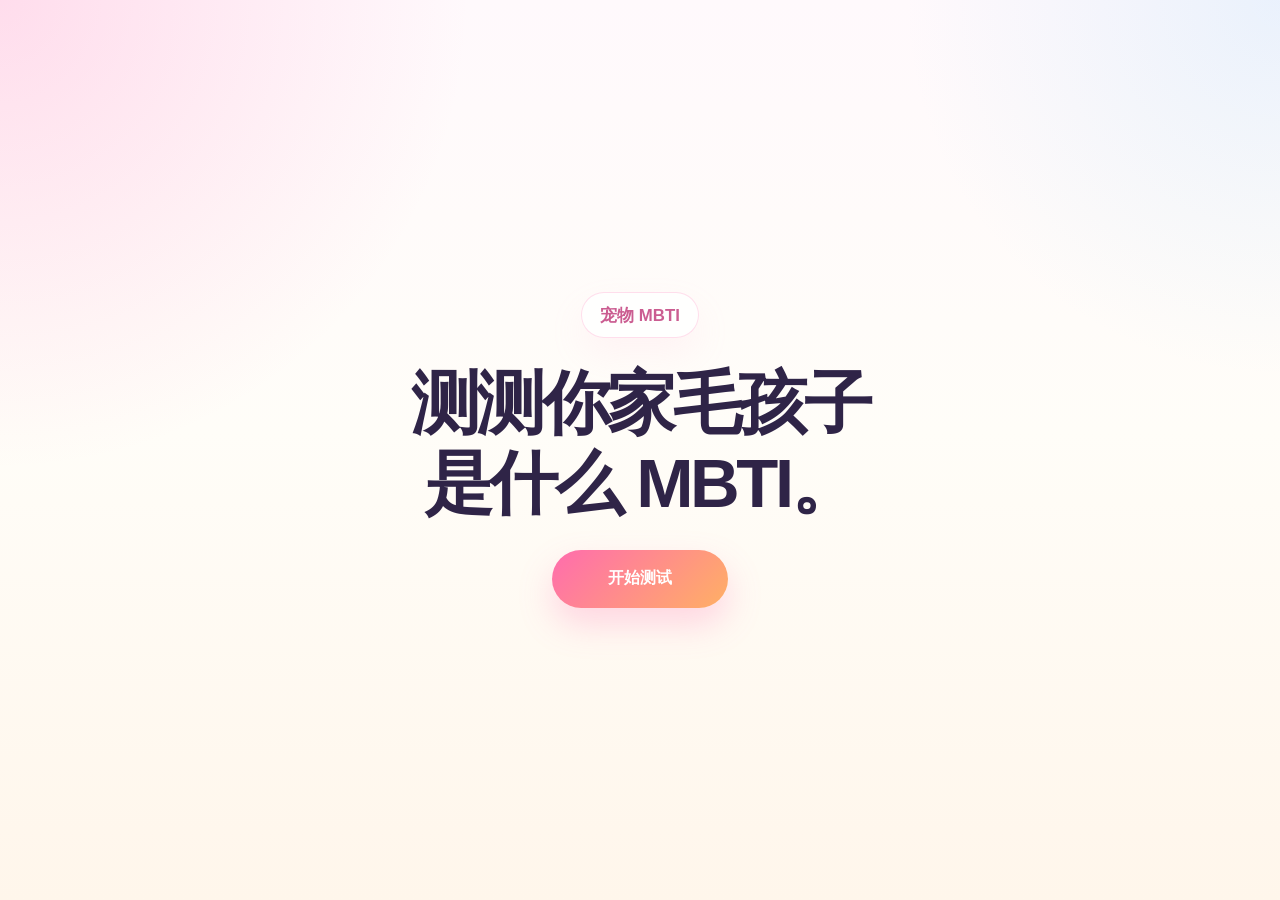
<file: index.html>
<!DOCTYPE html>
<html lang="zh-CN">
  <head>
    <meta charset="UTF-8" />
    <meta name="viewport" content="width=device-width, initial-scale=1.0" />
    <title>宠物 MBTI | 在线测试你家毛孩子的人格类型</title>
    <meta
      name="description"
      content="上传毛孩子照片并完成宠物 MBTI 测试，获得宠物人格结果、海报风结果页和主人陪伴建议。"
    />
    <link rel="stylesheet" href="./assets/css/styles.css" />
  </head>
  <body data-page="home">
    <div class="page-shell">
      <main>
        <section class="hero hero-form">
          <div class="container narrow hero-form-wrap">
            <div class="quiz-shell" id="quiz-app" data-quiz-root>
              <section class="landing-cover" data-landing-cover>
                <span class="landing-eyebrow">宠物 MBTI</span>
                <h1 class="landing-title">测测你家毛孩子是什么 MBTI。</h1>
                <button class="button button-primary button-large landing-button" type="button" data-start-quiz>
                  开始测试
                </button>
              </section>

              <form class="wizard-card panel-card is-visible" data-quiz-form novalidate hidden>
                <div class="intro-heading">
                  <span class="eyebrow">宠物 MBTI</span>
                  <h1>先填毛孩子信息，再开始测试。</h1>
                  <p class="hero-text">照片可以不上传，直接填写名字和类型后继续答题。</p>
                </div>

                <div class="upload-stack" data-basic-media>
                  <label class="upload-label" for="pet-photo-input">选择毛孩子照片（可选）</label>
                  <input
                    class="sr-only"
                    id="pet-photo-input"
                    type="file"
                    accept="image/*"
                    data-pet-photo-input
                  />
                  <label class="upload-dropzone" for="pet-photo-input">
                    <div class="upload-empty" data-photo-empty>
                      <span class="upload-cta">选择照片</span>
                      <small>不上传也可以直接进行测试</small>
                    </div>
                    <div class="upload-filled" data-photo-preview hidden>
                      <img class="upload-preview-image" data-photo-preview-image alt="已上传的毛孩子照片预览" />
                      <div class="upload-filled-copy">
                        <strong>已上传照片</strong>
                        <p class="upload-preview-name" data-photo-preview-name></p>
                        <small>点击重新选择</small>
                      </div>
                    </div>
                  </label>
                </div>

                <div class="wizard-progress">
                  <div class="wizard-progress-top">
                    <p class="step-kicker" data-step-kicker>准备信息</p>
                    <p class="step-count" data-step-count>第 1 / 13 步</p>
                  </div>
                  <div class="progress-track" aria-hidden="true">
                    <div class="progress-fill" data-progress-fill></div>
                  </div>
                </div>

                <div class="wizard-content" data-step-content></div>

                <div class="wizard-actions">
                  <button class="button button-ghost" type="button" data-prev-step>上一题</button>
                  <button class="button button-primary" type="submit" data-next-step>开始答题</button>
                </div>
              </form>

              <section class="result-panel panel-card" data-result-panel hidden>
                <span class="eyebrow">测试结果</span>
                <div data-result-content></div>
                <div class="result-actions">
                  <button class="button button-primary" type="button" data-restart-quiz>
                    重新测试
                  </button>
                </div>
              </section>
            </div>
          </div>
        </section>
      </main>
    </div>

    <script src="./assets/js/site.js"></script>
    <script type="module" src="./assets/js/quiz.js"></script>
  </body>
</html>
</file>
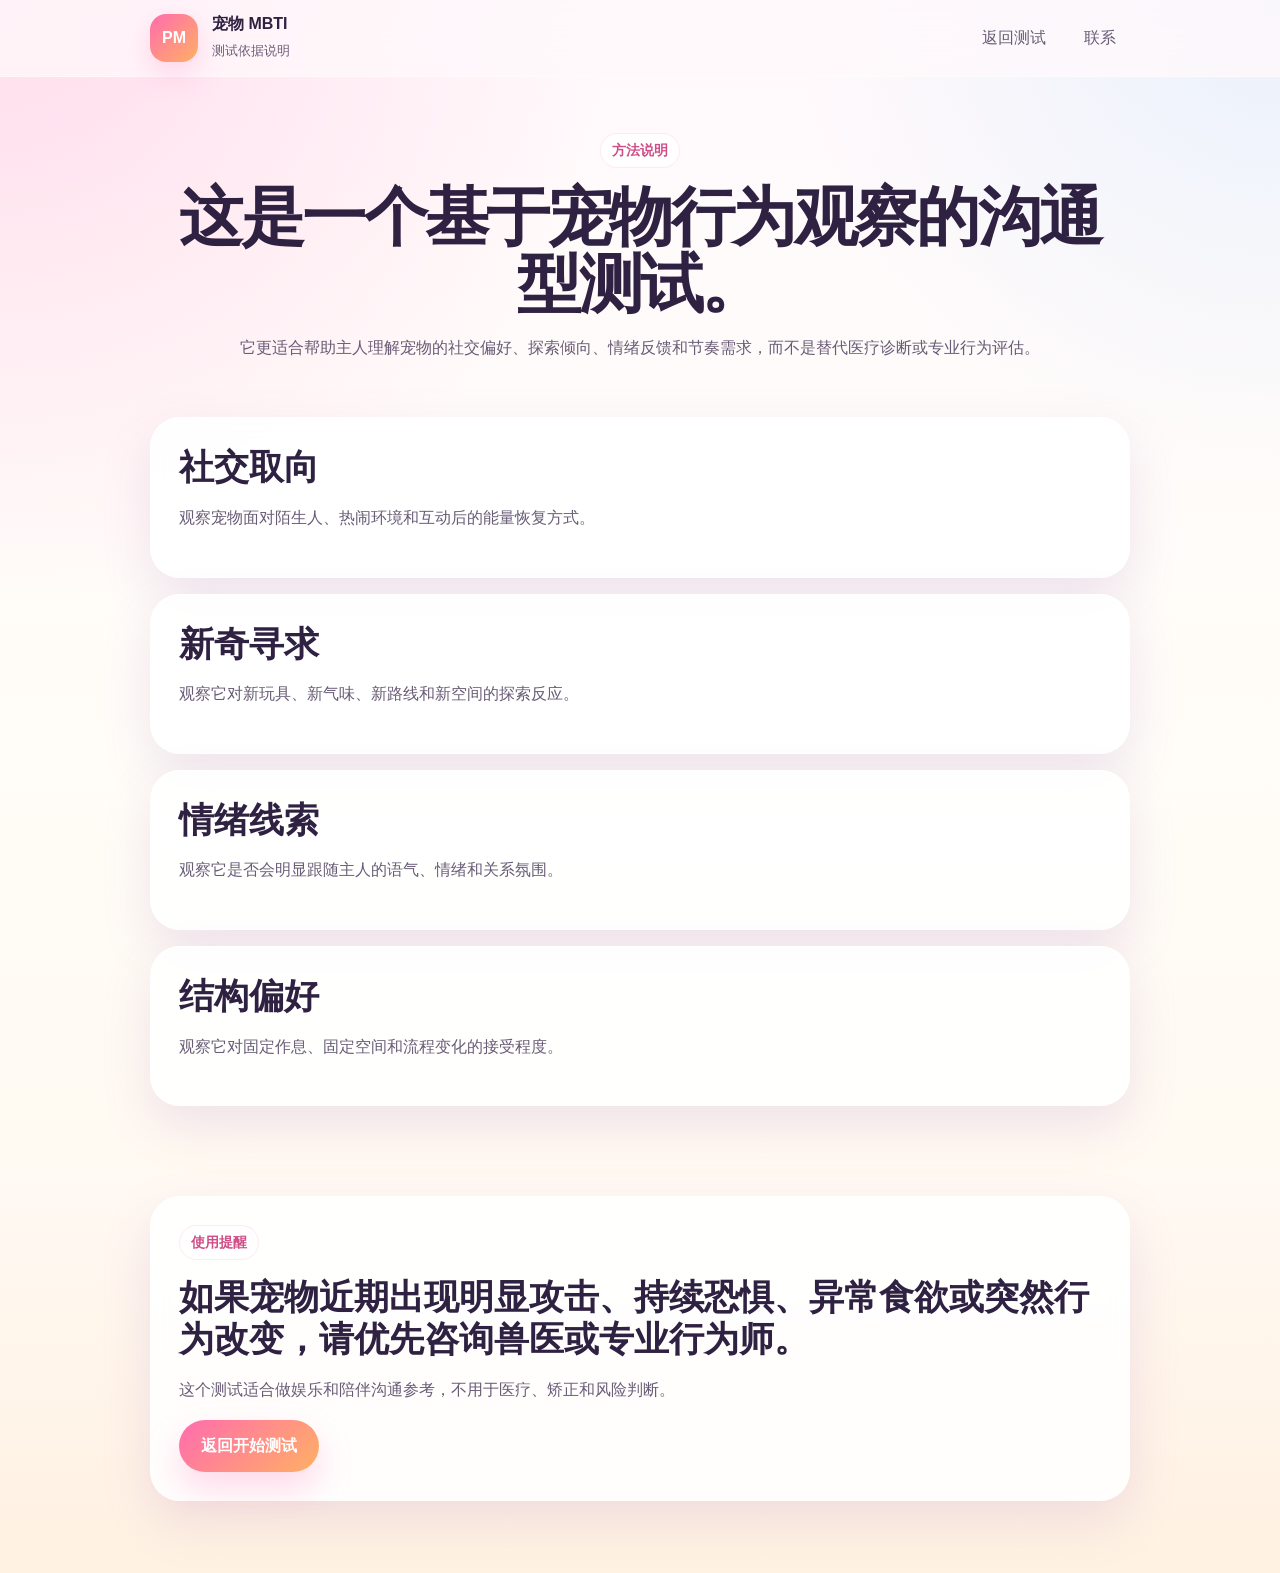
<file: about.html>
<!DOCTYPE html>
<html lang="zh-CN">
  <head>
    <meta charset="UTF-8" />
    <meta name="viewport" content="width=device-width, initial-scale=1.0" />
    <title>测试依据 | 宠物 MBTI</title>
    <meta
      name="description"
      content="查看宠物 MBTI 测试的行为观察依据、适用范围和使用提醒。"
    />
    <link rel="stylesheet" href="./assets/css/styles.css" />
  </head>
  <body data-page="about">
    <div class="page-shell">
      <header class="site-header compact-header">
        <div class="container nav-wrap">
          <a class="brand" href="./index.html">
            <span class="brand-badge">PM</span>
            <span class="brand-text">
              <strong>宠物 MBTI</strong>
              <small>测试依据说明</small>
            </span>
          </a>
          <nav class="micro-nav" aria-label="辅助导航">
            <a href="./index.html">返回测试</a>
            <a href="./contact.html">联系</a>
          </nav>
        </div>
      </header>

      <main>
        <section class="hero hero-inner compact-inner">
          <div class="container narrow">
            <span class="eyebrow">方法说明</span>
            <h1>这是一个基于宠物行为观察的沟通型测试。</h1>
            <p class="hero-text">
              它更适合帮助主人理解宠物的社交偏好、探索倾向、情绪反馈和节奏需求，而不是替代医疗诊断或专业行为评估。
            </p>
          </div>
        </section>

        <section class="section section-tight">
          <div class="container mini-info-grid single-column">
            <article class="mini-info-card">
              <h3>社交取向</h3>
              <p>观察宠物面对陌生人、热闹环境和互动后的能量恢复方式。</p>
            </article>
            <article class="mini-info-card">
              <h3>新奇寻求</h3>
              <p>观察它对新玩具、新气味、新路线和新空间的探索反应。</p>
            </article>
            <article class="mini-info-card">
              <h3>情绪线索</h3>
              <p>观察它是否会明显跟随主人的语气、情绪和关系氛围。</p>
            </article>
            <article class="mini-info-card">
              <h3>结构偏好</h3>
              <p>观察它对固定作息、固定空间和流程变化的接受程度。</p>
            </article>
          </div>
        </section>

        <section class="section section-soft section-mini">
          <div class="container mini-info-grid single-column">
            <article class="mini-info-card">
              <span class="eyebrow">使用提醒</span>
              <h3>如果宠物近期出现明显攻击、持续恐惧、异常食欲或突然行为改变，请优先咨询兽医或专业行为师。</h3>
              <p>
                这个测试适合做娱乐和陪伴沟通参考，不用于医疗、矫正和风险判断。
              </p>
              <a class="button button-primary" href="./index.html#quiz-app">返回开始测试</a>
            </article>
          </div>
        </section>
      </main>
    </div>
  </body>
</html>
</file>
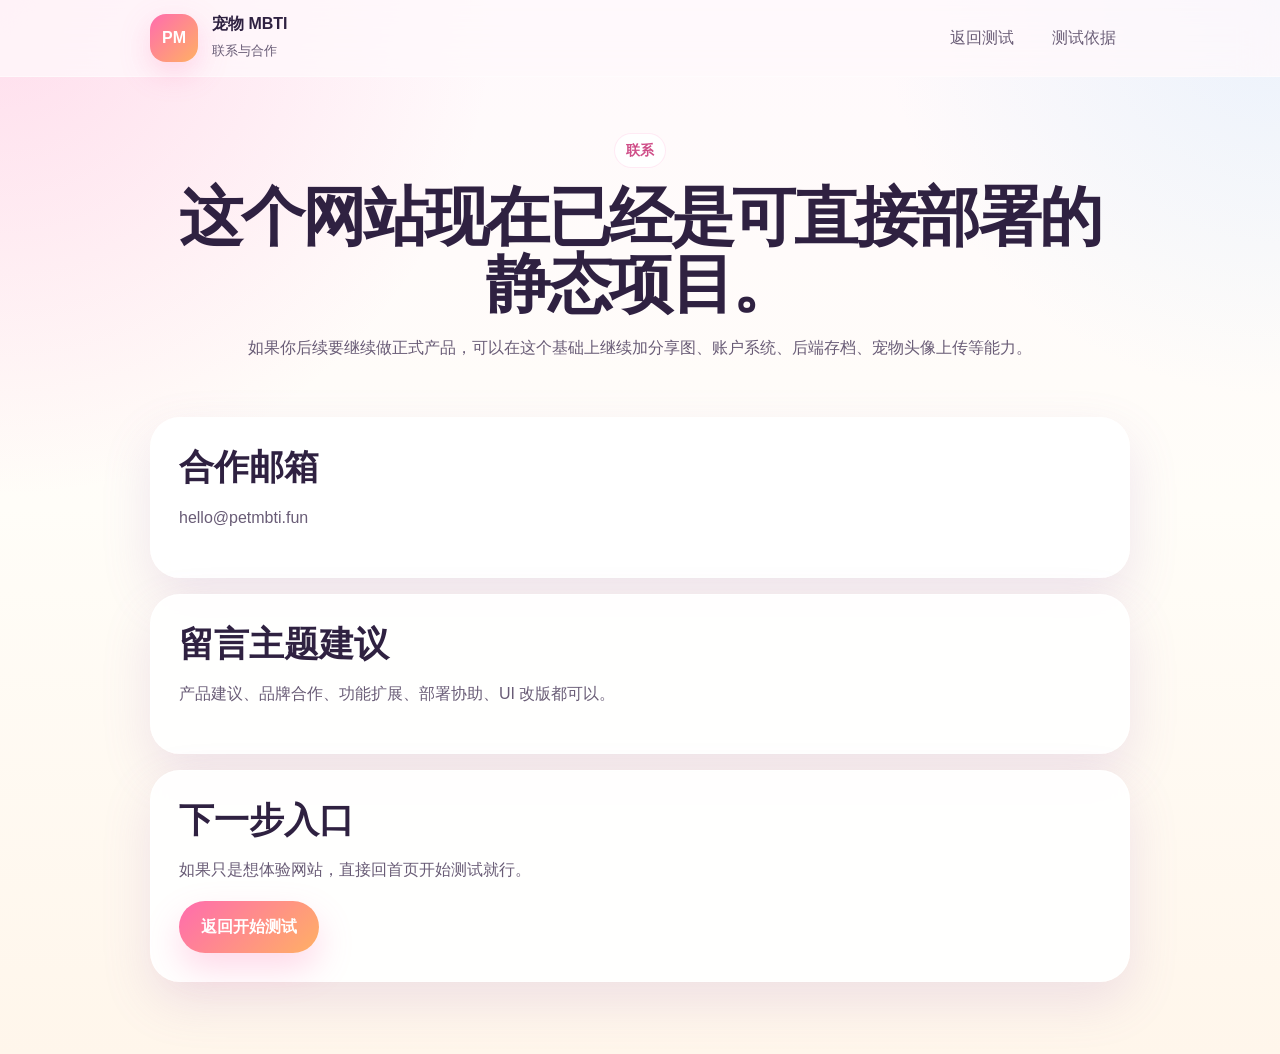
<file: contact.html>
<!DOCTYPE html>
<html lang="zh-CN">
  <head>
    <meta charset="UTF-8" />
    <meta name="viewport" content="width=device-width, initial-scale=1.0" />
    <title>联系 | 宠物 MBTI</title>
    <meta
      name="description"
      content="联系宠物 MBTI 项目，提交建议、合作咨询或产品化需求。"
    />
    <link rel="stylesheet" href="./assets/css/styles.css" />
  </head>
  <body data-page="contact">
    <div class="page-shell">
      <header class="site-header compact-header">
        <div class="container nav-wrap">
          <a class="brand" href="./index.html">
            <span class="brand-badge">PM</span>
            <span class="brand-text">
              <strong>宠物 MBTI</strong>
              <small>联系与合作</small>
            </span>
          </a>
          <nav class="micro-nav" aria-label="辅助导航">
            <a href="./index.html">返回测试</a>
            <a href="./about.html">测试依据</a>
          </nav>
        </div>
      </header>

      <main>
        <section class="hero hero-inner compact-inner">
          <div class="container narrow">
            <span class="eyebrow">联系</span>
            <h1>这个网站现在已经是可直接部署的静态项目。</h1>
            <p class="hero-text">
              如果你后续要继续做正式产品，可以在这个基础上继续加分享图、账户系统、后端存档、宠物头像上传等能力。
            </p>
          </div>
        </section>

        <section class="section section-tight">
          <div class="container mini-info-grid single-column">
            <article class="mini-info-card">
              <h3>合作邮箱</h3>
              <p>hello@petmbti.fun</p>
            </article>
            <article class="mini-info-card">
              <h3>留言主题建议</h3>
              <p>产品建议、品牌合作、功能扩展、部署协助、UI 改版都可以。</p>
            </article>
            <article class="mini-info-card">
              <h3>下一步入口</h3>
              <p>如果只是想体验网站，直接回首页开始测试就行。</p>
              <a class="button button-primary" href="./index.html#quiz-app">返回开始测试</a>
            </article>
          </div>
        </section>
      </main>
    </div>
  </body>
</html>
</file>
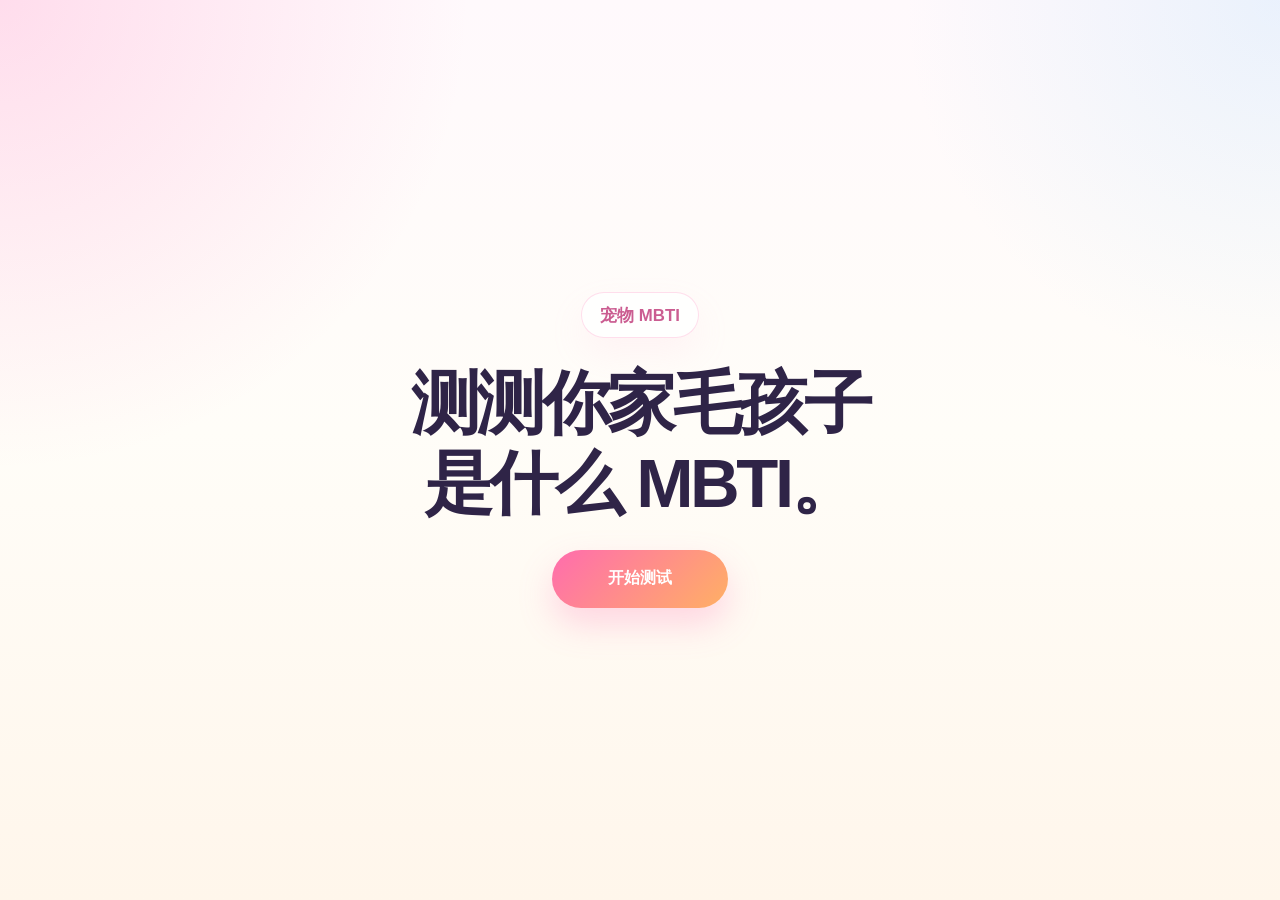
<file: quiz.html>
<!DOCTYPE html>
<html lang="zh-CN">
  <head>
    <meta charset="UTF-8" />
    <meta http-equiv="refresh" content="0; url=./index.html#quiz-app" />
    <meta name="viewport" content="width=device-width, initial-scale=1.0" />
    <title>跳转中 | 宠物 MBTI</title>
    <link rel="canonical" href="./index.html#quiz-app" />
    <link rel="stylesheet" href="./assets/css/styles.css" />
  </head>
  <body>
    <main class="redirect-page">
      <div class="panel-card redirect-card">
        <span class="eyebrow">正在跳转</span>
        <h1>测试入口已经合并到首页。</h1>
        <p>如果页面没有自动跳转，请点击下面的按钮。</p>
        <a class="button button-primary" href="./index.html#quiz-app">前往开始测试</a>
      </div>
    </main>
  </body>
</html>
</file>
<file: assets/css/styles.css>
:root {
  --bg: #fff9fc;
  --surface: rgba(255, 255, 255, 0.9);
  --surface-strong: #ffffff;
  --text: #2f2141;
  --text-soft: #695c76;
  --line: rgba(112, 70, 154, 0.12);
  --pink: #ff6cae;
  --peach: #ffb064;
  --yellow: #ffe174;
  --mint: #8fe4c3;
  --sky: #8ccfff;
  --berry: #6d54ff;
  --shadow: 0 20px 50px rgba(154, 108, 181, 0.16);
  --radius-xl: 30px;
  --radius-lg: 22px;
  --radius-md: 16px;
  --container: min(980px, calc(100vw - 28px));
}

* {
  box-sizing: border-box;
}

[hidden] {
  display: none !important;
}

html {
  scroll-behavior: smooth;
}

body {
  margin: 0;
  color: var(--text);
  background:
    radial-gradient(circle at top left, rgba(255, 108, 174, 0.2), transparent 30%),
    radial-gradient(circle at top right, rgba(140, 207, 255, 0.18), transparent 24%),
    linear-gradient(180deg, #fff9fc 0%, #fffdf8 48%, #fff6eb 100%);
  font-family: "Segoe UI", "PingFang SC", "Microsoft YaHei", sans-serif;
}

a {
  color: inherit;
  text-decoration: none;
}

button,
input,
select {
  font: inherit;
}

.container {
  width: var(--container);
  margin: 0 auto;
}

.page-shell {
  min-height: 100vh;
}

.site-header {
  position: sticky;
  top: 0;
  z-index: 10;
  backdrop-filter: blur(18px);
  background: rgba(255, 249, 252, 0.76);
  border-bottom: 1px solid rgba(255, 255, 255, 0.45);
}

.compact-header .nav-wrap {
  min-height: 76px;
}

.nav-wrap {
  display: flex;
  align-items: center;
  justify-content: space-between;
  gap: 18px;
}

.brand {
  display: inline-flex;
  align-items: center;
  gap: 14px;
}

.brand-badge {
  width: 48px;
  height: 48px;
  display: grid;
  place-items: center;
  border-radius: 16px;
  background: linear-gradient(135deg, var(--pink), var(--peach));
  color: #fff;
  font-weight: 800;
  box-shadow: 0 10px 30px rgba(255, 108, 174, 0.26);
}

.brand-text {
  display: grid;
  gap: 4px;
}

.brand-text strong {
  font-size: 1rem;
}

.brand-text small,
.hero-text,
.step-note,
.mini-info-card p,
.result-subtitle,
.result-copy,
.result-box p,
.dimension-item p,
.footer-grid p,
.redirect-card p {
  color: var(--text-soft);
  line-height: 1.8;
}

.micro-nav,
.footer-links,
.quiz-start-points,
.result-tags {
  display: flex;
  flex-wrap: wrap;
  gap: 10px;
}

.micro-nav a,
.footer-links a {
  padding: 10px 14px;
  border-radius: 999px;
  color: var(--text-soft);
}

.micro-nav a:hover,
.micro-nav a.is-active,
.footer-links a:hover {
  background: rgba(255, 255, 255, 0.92);
  box-shadow: inset 0 0 0 1px rgba(255, 108, 174, 0.14);
  color: var(--text);
}

.hero {
  padding: 56px 0 28px;
}

.hero-form {
  min-height: 100vh;
  display: grid;
  place-items: center;
  padding: 32px 0;
}

.hero-form-wrap {
  width: 100%;
}

.landing-cover {
  min-height: 72vh;
  display: grid;
  justify-items: center;
  align-content: center;
  gap: 26px;
  padding: 20px 12px;
  text-align: center;
}

.landing-eyebrow {
  display: inline-flex;
  align-items: center;
  justify-content: center;
  min-height: 46px;
  padding: 10px 18px;
  border-radius: 999px;
  border: 1px solid rgba(255, 168, 204, 0.38);
  background: rgba(255, 255, 255, 0.82);
  color: #cb5d91;
  font-size: 1.05rem;
  font-weight: 800;
  box-shadow: 0 16px 34px rgba(255, 181, 210, 0.12);
}

.landing-title {
  max-width: 12ch;
  margin: 0;
  color: #2f2447;
  font-size: clamp(2.7rem, 7vw, 4.3rem);
  line-height: 1.16;
  letter-spacing: -0.05em;
}

.landing-button {
  min-width: 176px;
}

.intro-heading {
  display: grid;
  gap: 12px;
  margin-bottom: 8px;
  text-align: center;
}

.upload-stack {
  display: grid;
  gap: 12px;
  margin: 0 0 22px;
}

.upload-label {
  font-weight: 700;
  color: var(--text);
}

.sr-only {
  position: absolute;
  width: 1px;
  height: 1px;
  padding: 0;
  margin: -1px;
  overflow: hidden;
  clip: rect(0, 0, 0, 0);
  white-space: nowrap;
  border: 0;
}

.upload-dropzone {
  display: grid;
  padding: 18px;
  border-radius: 24px;
  background: rgba(255, 255, 255, 0.94);
  border: 1px dashed rgba(109, 84, 255, 0.22);
  box-shadow: inset 0 0 0 1px rgba(255, 108, 174, 0.06);
  cursor: pointer;
}

.upload-empty,
.upload-filled {
  display: grid;
  justify-items: center;
}

.upload-empty {
  gap: 8px;
}

.upload-filled {
  grid-template-columns: 120px 1fr;
  gap: 16px;
  align-items: center;
  text-align: left;
}

.upload-cta {
  font-weight: 800;
  color: #c84d87;
}

.upload-dropzone small,
.upload-preview-name,
.upload-filled-copy {
  color: var(--text-soft);
  line-height: 1.7;
}

.upload-preview-image {
  width: 120px;
  height: 120px;
  object-fit: cover;
  border-radius: 24px;
  border: 1px solid rgba(255, 255, 255, 0.92);
  box-shadow: 0 16px 32px rgba(116, 109, 255, 0.16);
  background: linear-gradient(135deg, rgba(255, 247, 252, 0.96), rgba(243, 247, 255, 0.96));
}

.upload-filled-copy strong {
  color: var(--text);
  font-size: 1rem;
}

.upload-filled-copy p,
.upload-filled-copy small {
  margin: 0;
}

.hero-focus {
  padding-top: 72px;
}

.hero-focus-grid {
  display: grid;
  grid-template-columns: minmax(0, 1.1fr) minmax(290px, 0.9fr);
  gap: 24px;
  align-items: center;
}

.hero-copy h1,
.hero-inner h1,
.redirect-card h1 {
  margin: 0;
  font-size: clamp(2.15rem, 5vw, 4.2rem);
  line-height: 1.05;
  letter-spacing: -0.04em;
}

.eyebrow,
.chip,
.step-badge,
.question-axis,
.result-tag {
  display: inline-flex;
  align-items: center;
  justify-content: center;
  border-radius: 999px;
  font-weight: 700;
}

.eyebrow {
  margin-bottom: 16px;
  padding: 8px 12px;
  background: rgba(255, 255, 255, 0.94);
  color: #cf4e88;
  box-shadow: inset 0 0 0 1px rgba(255, 108, 174, 0.14);
  font-size: 0.88rem;
}

.hero-actions {
  margin-top: 28px;
  display: flex;
  justify-content: center;
}

.quiz-start-points span,
.result-tag {
  padding: 10px 12px;
  border-radius: 999px;
  background: rgba(255, 255, 255, 0.92);
  box-shadow: inset 0 0 0 1px rgba(255, 108, 174, 0.12);
  color: #95537c;
  font-size: 0.92rem;
  font-weight: 700;
}

.button {
  display: inline-flex;
  align-items: center;
  justify-content: center;
  min-height: 52px;
  padding: 12px 22px;
  border: 0;
  border-radius: 999px;
  font-weight: 800;
  cursor: pointer;
  transition: transform 0.18s ease, opacity 0.18s ease;
}

.button:hover {
  transform: translateY(-2px);
}

.button:disabled {
  opacity: 0.5;
  cursor: not-allowed;
  transform: none;
}

.button-primary {
  color: #fff;
  background: linear-gradient(135deg, var(--pink), var(--peach));
  box-shadow: 0 16px 34px rgba(255, 108, 174, 0.26);
}

.button-ghost {
  color: var(--text);
  background: rgba(255, 255, 255, 0.92);
  box-shadow: inset 0 0 0 1px rgba(109, 84, 255, 0.12);
}

.button-large {
  min-height: 58px;
  padding-inline: 28px;
  font-size: 1rem;
}

.panel-card,
.hero-card,
.mini-info-card,
.wizard-card,
.quiz-start-card,
.result-panel,
.redirect-card {
  background: var(--surface);
  border: 1px solid rgba(255, 255, 255, 0.8);
  border-radius: var(--radius-xl);
  box-shadow: var(--shadow);
  backdrop-filter: blur(8px);
}

.result-panel {
  position: relative;
  overflow: hidden;
  isolation: isolate;
}

.result-panel::before {
  content: "";
  position: absolute;
  inset: 0;
  z-index: -2;
  background: linear-gradient(180deg, rgba(255, 252, 255, 0.94), rgba(255, 247, 239, 0.86));
}

.result-panel::after {
  content: "";
  position: absolute;
  inset: 0;
  z-index: -1;
  background:
    radial-gradient(circle at top left, rgba(255, 214, 232, 0.28), transparent 34%),
    radial-gradient(circle at bottom right, rgba(153, 220, 255, 0.22), transparent 30%);
}

.hero-card,
.quiz-start-card,
.wizard-card,
.result-panel,
.mini-info-card,
.redirect-card {
  padding: 28px;
}

.hero-card {
  position: relative;
  overflow: hidden;
  min-height: 300px;
}

.hero-card h2 {
  margin: 18px 0 8px;
  font-size: 3rem;
}

.hero-card p {
  margin: 0;
  font-size: 1.15rem;
  font-weight: 800;
}

.hero-card small {
  display: block;
  max-width: 280px;
  margin-top: 12px;
  color: var(--text-soft);
  line-height: 1.8;
}

.chip {
  padding: 8px 12px;
  font-size: 0.82rem;
}

.chip-yellow {
  background: rgba(255, 225, 116, 0.58);
}

.hero-bubbles .bubble {
  position: absolute;
  border-radius: 999px;
  opacity: 0.8;
}

.bubble-pink {
  width: 180px;
  height: 180px;
  right: -42px;
  top: -30px;
  background: rgba(255, 108, 174, 0.18);
}

.bubble-mint {
  width: 120px;
  height: 120px;
  right: 24px;
  bottom: 22px;
  background: rgba(143, 228, 195, 0.24);
}

.bubble-sky {
  width: 82px;
  height: 82px;
  left: -18px;
  bottom: 42px;
  background: rgba(140, 207, 255, 0.28);
}

.section {
  padding: 30px 0 72px;
}

.section-tight {
  padding-top: 10px;
}

.section-mini {
  padding-top: 18px;
}

.section-soft {
  background: linear-gradient(180deg, rgba(255, 249, 252, 0.18), rgba(255, 238, 219, 0.56));
}

.quiz-shell {
  display: grid;
  gap: 18px;
}

.quiz-start-card h2,
.wizard-step h2,
.mini-info-card h3,
.result-name {
  margin: 0;
  font-size: clamp(1.5rem, 3.2vw, 2.2rem);
  line-height: 1.18;
}

.wizard-progress {
  margin-bottom: 22px;
}

.wizard-progress-top {
  display: flex;
  justify-content: space-between;
  gap: 12px;
  align-items: center;
  margin-bottom: 12px;
}

.step-kicker,
.step-count {
  margin: 0;
  font-weight: 700;
}

.step-kicker {
  color: #ca5588;
}

.step-count {
  color: var(--text-soft);
}

.progress-track,
.bar-track {
  width: 100%;
  overflow: hidden;
}

.progress-track {
  height: 12px;
  border-radius: 999px;
  background: rgba(109, 84, 255, 0.1);
}

.progress-fill,
.bar-fill {
  height: 100%;
  border-radius: inherit;
  background: linear-gradient(90deg, #ff79b0, #ffd96f, #89d8ff);
}

.wizard-step {
  display: grid;
  gap: 16px;
}

.step-badge,
.question-axis {
  padding: 8px 12px;
  background: rgba(255, 255, 255, 0.94);
  box-shadow: inset 0 0 0 1px rgba(255, 108, 174, 0.12);
  color: #9b507d;
  font-size: 0.88rem;
}

.question-topline {
  display: flex;
  align-items: center;
}

.field-grid {
  display: grid;
  grid-template-columns: repeat(2, minmax(0, 1fr));
  gap: 14px;
}

.field {
  display: grid;
  gap: 8px;
}

.field span {
  font-weight: 700;
}

.field input,
.field select {
  width: 100%;
  border: 1px solid rgba(109, 84, 255, 0.12);
  border-radius: 18px;
  padding: 14px 16px;
  background: rgba(255, 255, 255, 0.96);
  color: var(--text);
  outline: none;
}

.field input:focus,
.field select:focus {
  border-color: rgba(255, 108, 174, 0.45);
  box-shadow: 0 0 0 4px rgba(255, 108, 174, 0.12);
}

.choice-grid {
  display: grid;
  gap: 12px;
}

.choice-card {
  position: relative;
  display: grid;
  gap: 8px;
  padding: 18px;
  border-radius: 22px;
  background: rgba(255, 255, 255, 0.94);
  border: 1px solid rgba(109, 84, 255, 0.12);
  cursor: pointer;
  transition: transform 0.16s ease, box-shadow 0.16s ease, border-color 0.16s ease;
}

.choice-card:hover {
  transform: translateY(-1px);
}

.choice-card input {
  position: absolute;
  inset: 0;
  opacity: 0;
}

.choice-card:has(input:checked) {
  border-color: rgba(255, 108, 174, 0.38);
  background: linear-gradient(135deg, rgba(255, 244, 161, 0.56), rgba(255, 206, 230, 0.58));
  box-shadow: 0 14px 28px rgba(255, 108, 174, 0.12);
}

.choice-title {
  font-size: 1rem;
  font-weight: 800;
}

.choice-card small {
  color: var(--text-soft);
  line-height: 1.7;
}

.wizard-actions,
.result-actions {
  display: flex;
  justify-content: space-between;
  gap: 12px;
  margin-top: 22px;
}

.wizard-actions .button,
.result-actions .button {
  flex: 1;
}

.mini-info-grid,
.dimension-grid,
.tips-grid {
  display: grid;
  gap: 16px;
}

.mini-info-grid {
  grid-template-columns: repeat(2, minmax(0, 1fr));
}

.single-column {
  grid-template-columns: 1fr;
}

.mini-info-card h3 {
  margin-bottom: 10px;
}

.text-link {
  display: inline-flex;
  margin-top: 14px;
  color: #cb4d88;
  font-weight: 700;
}

.result-header,
.result-grid {
  display: grid;
  gap: 18px;
}

.poster-card {
  position: relative;
  overflow: hidden;
  padding: 22px;
  border-radius: 32px;
  background:
    radial-gradient(circle at top left, color-mix(in srgb, var(--poster-accent, #f58bc0) 24%, transparent), transparent 34%),
    radial-gradient(circle at bottom right, color-mix(in srgb, var(--poster-soft, #8ed0ff) 24%, transparent), transparent 32%),
    rgba(255, 255, 255, 0.88);
  border: 1px solid rgba(255, 255, 255, 0.88);
  box-shadow: 0 20px 46px rgba(86, 72, 127, 0.12);
}

.poster-grid {
  display: grid;
  grid-template-columns: minmax(220px, 280px) 1fr;
  gap: 22px;
  align-items: center;
}

.poster-photo-frame {
  position: relative;
  width: min(100%, 280px);
  padding: 10px;
  border-radius: 32px;
  background: rgba(255, 255, 255, 0.72);
  box-shadow: inset 0 0 0 1px rgba(255, 255, 255, 0.72);
}

.result-photo {
  width: 100%;
  aspect-ratio: 1 / 1;
  object-fit: cover;
  border-radius: 30px;
  border: 1px solid rgba(255, 255, 255, 0.92);
  box-shadow: 0 20px 46px rgba(116, 109, 255, 0.18);
}

.result-photo-fallback {
  display: grid;
  place-items: center;
  background: linear-gradient(135deg, rgba(255, 212, 224, 0.94), rgba(206, 233, 255, 0.92));
  color: #91527a;
  font-size: 2rem;
  font-weight: 900;
}

.poster-copy {
  display: grid;
  gap: 10px;
}

.poster-kicker {
  display: inline-flex;
  width: fit-content;
  padding: 8px 12px;
  border-radius: 999px;
  background: rgba(255, 255, 255, 0.92);
  color: var(--poster-accent, #ca5588);
  font-weight: 800;
  font-size: 0.84rem;
  box-shadow: inset 0 0 0 1px rgba(255, 108, 174, 0.12);
}

.poster-title {
  margin: 0;
  font-size: clamp(3rem, 9vw, 5.8rem);
  line-height: 0.94;
  letter-spacing: -0.06em;
  color: color-mix(in srgb, var(--poster-accent, #ca5588) 36%, #2b2145);
}

.poster-nickname {
  margin: 0;
  font-size: clamp(1.3rem, 3vw, 2rem);
  font-weight: 800;
  color: #2f2447;
}

.poster-plain {
  max-width: 26ch;
  margin: 0;
  color: var(--text);
  font-size: 1.06rem;
  line-height: 1.8;
}

.poster-link {
  margin: 16px 2px 0 0;
  color: color-mix(in srgb, var(--poster-accent, #ca5588) 46%, #6b6176);
  font-size: 0.82rem;
  line-height: 1.4;
  text-align: right;
  letter-spacing: 0.03em;
}

.result-type-badge {
  position: absolute;
  left: 14px;
  bottom: 14px;
  width: 84px;
  height: 84px;
  display: grid;
  place-items: center;
  border-radius: 24px;
  background: linear-gradient(135deg, #ff8ab8, #8ea6ff);
  color: #fff;
  font-size: 1.55rem;
  font-weight: 900;
  box-shadow: 0 16px 34px rgba(116, 109, 255, 0.28);
}

.dimension-grid,
.tips-grid {
  grid-template-columns: repeat(2, minmax(0, 1fr));
}

.dimension-item,
.result-box {
  padding: 18px;
  border-radius: 22px;
  background: rgba(255, 255, 255, 0.84);
  border: 1px solid rgba(109, 84, 255, 0.08);
}

.dimension-item h4,
.result-box h3 {
  margin: 0 0 10px;
  font-size: 1rem;
}

.tip-list {
  margin: 0;
  padding-left: 20px;
  color: var(--text-soft);
  line-height: 1.8;
}

.bar-track {
  height: 10px;
  margin-top: 12px;
  border-radius: 999px;
  background: rgba(109, 84, 255, 0.1);
}

.compact-footer {
  padding: 18px 0 32px;
}

.footer-grid {
  display: flex;
  justify-content: space-between;
  align-items: center;
  gap: 16px;
  padding-top: 18px;
  border-top: 1px solid var(--line);
}

.redirect-page {
  min-height: 100vh;
  display: grid;
  place-items: center;
  padding: 20px;
}

.redirect-card {
  max-width: 620px;
}

.compact-inner {
  text-align: center;
}

@media (max-width: 860px) {
  .hero-focus-grid,
  .mini-info-grid,
  .dimension-grid,
  .tips-grid,
  .field-grid {
    grid-template-columns: 1fr;
  }

  .poster-grid {
    grid-template-columns: 1fr;
  }

  .footer-grid {
    flex-direction: column;
    align-items: flex-start;
  }
}

@media (max-width: 640px) {
  .hero {
    padding-top: 40px;
  }

  .hero-form {
    min-height: 100svh;
  }

  .landing-cover {
    min-height: 64vh;
    gap: 22px;
  }

  .hero-focus {
    padding-top: 52px;
  }

  .nav-wrap {
    flex-direction: column;
    align-items: flex-start;
    padding: 12px 0;
  }

  .micro-nav,
  .footer-links,
  .quiz-start-points {
    gap: 8px;
  }

  .hero-copy h1,
  .hero-inner h1,
  .redirect-card h1,
  .landing-title {
    font-size: clamp(2rem, 10vw, 2.9rem);
  }

  .hero-card,
  .quiz-start-card,
  .wizard-card,
  .result-panel,
  .mini-info-card,
  .redirect-card {
    padding: 22px;
  }

  .wizard-progress-top,
  .question-topline,
  .wizard-actions,
  .result-actions {
    grid-template-columns: 1fr;
    display: grid;
  }

  .wizard-actions .button,
  .result-actions .button {
    width: 100%;
  }

  .result-photo-wrap {
    width: 100%;
    max-width: 260px;
  }

  .upload-filled {
    grid-template-columns: 1fr;
    justify-items: center;
    text-align: center;
  }

  .poster-title {
    font-size: clamp(2.8rem, 18vw, 4.6rem);
  }
}
</file>
